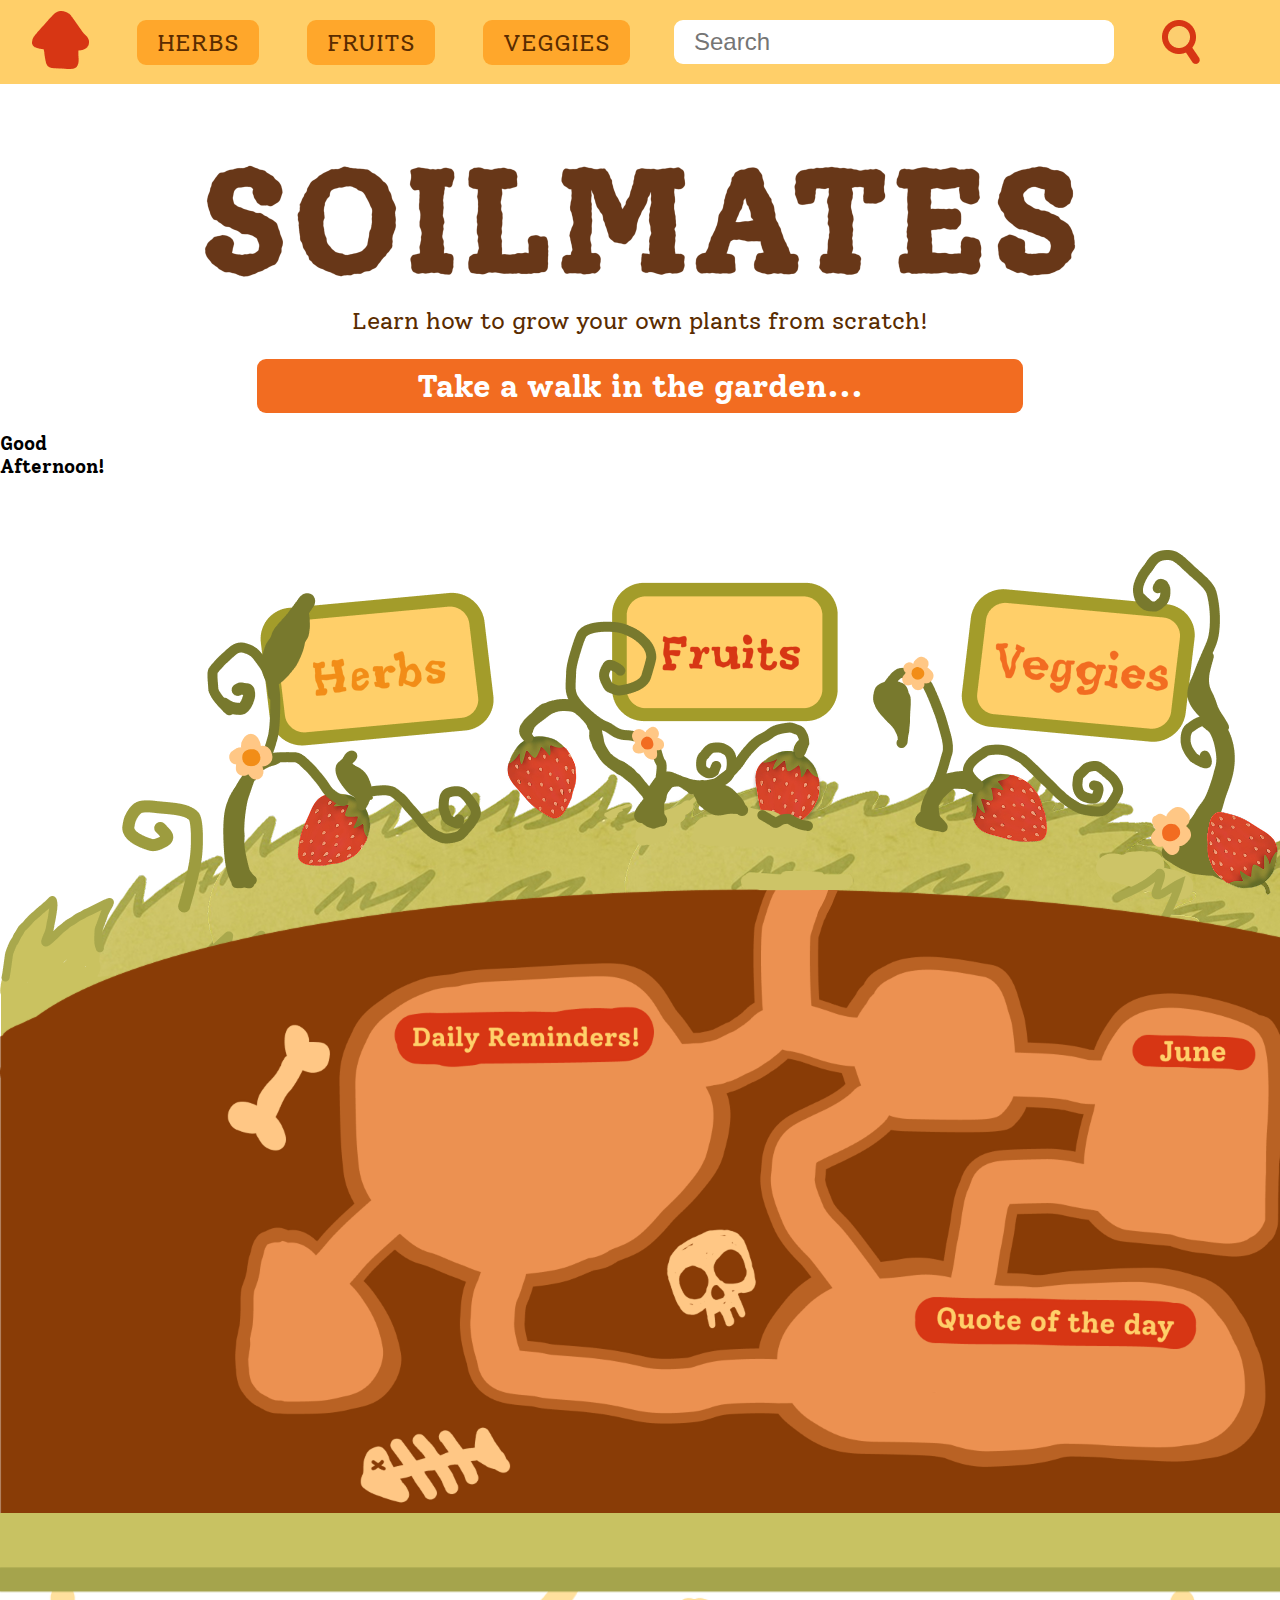
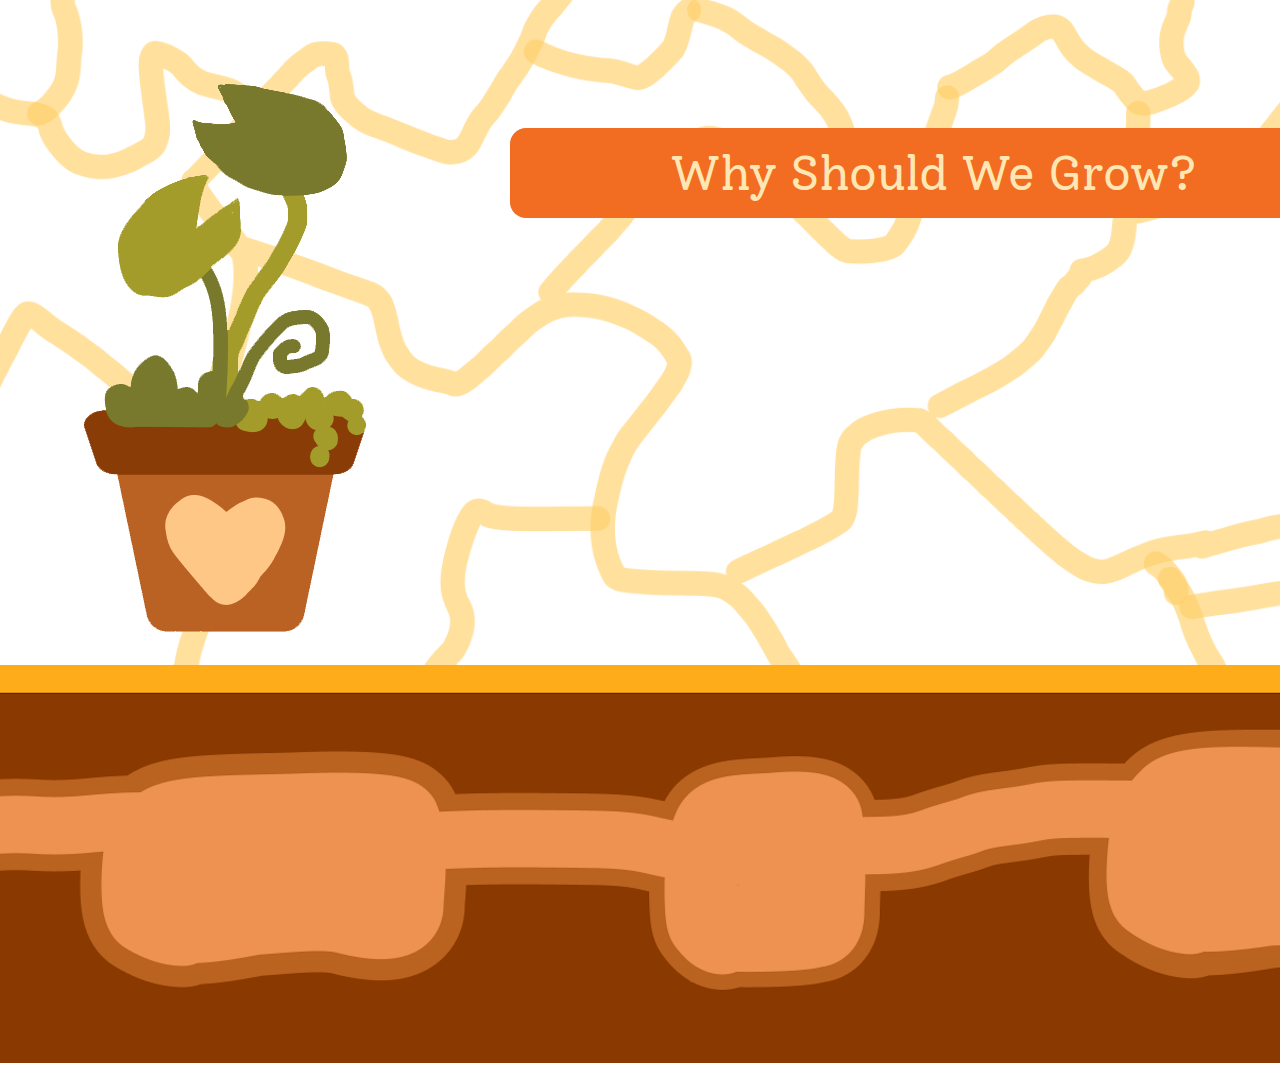
<file: index.html>
<!DOCTYPE html>
<html lang="en">
<head>
  <meta charset="UTF-8" />
  <meta name="viewport" content="width=device-width, initial-scale=1" />
  <title> Soilmates: Homepage</title>
  <link rel="stylesheet" href="styles.css" />
  <link rel="preconnect" href="https://fonts.googleapis.com">
  <link rel="preconnect" href="https://fonts.gstatic.com" crossorigin>
  <link href="https://fonts.googleapis.com/css2?family=Solway:wght@300;400;500;700;800&display=swap" rel="stylesheet">
</head>


<body>
  <!--Header section-->
  <header>
    <nav class="top-navbar">
    <div class="nav-left">
      <a href="index.html">
        <img src="home.png" alt="Home">
      </a>
      <a href="Herbs.html"><button class="nav-button">Herbs</button></a>
      <a href="Fruits.html"><button class="nav-button">Fruits</button></a>
      <a href="Veggies.html"><button class="nav-button">Veggies</button></a>
      
    </div>

    <div class="nav-search-bar">
      <input type="text" placeholder="Search ">
      <img src="Search symbol.png" alt="Search button">
      <i class="fa fa-search"></i>
    </div> 
  </nav>

    <div class="header-section"> 
      <img src="SOILMATES.png" alt="SOILMATES">
      <p>Learn how to grow your own plants from scratch!</p>
      <a href="garden.html"> 
        <button class="garden-button">Take a walk in the garden...</button>
      </a>
    </div>
  </header>

<div class="container">
  <div class="Strawberries">
    <img src="Strawberries.png" alt="Strawberries">
  </div>

  <div class="HERB-CARD">
    <a href="Herbs.html">Herbs is where this button will take you. This page has three different types of herbs</a>  
  </div>

  <div class="FRUIT-CARD">
    <a href="Fruits.html">Fruits is where this button will take you. This page has three different types of fruits</a>  
  </div>

  <div class="VEGGIE-CARD">
    <a href="Veggies.html">Veggies is where this button will take you. This page has three different types of veggies</a>  
  </div>

  <div class="Daily-message">
     <script src="message.js"></script>
  </div>

  <div class="UNDERGROUND">
  <img src="Group 2 (1).png" alt="Dirt/underground">  
  </div> 

</div>


<div class="container2">

  <div class="Reason">
    <img src="reason.png" alt="reason">
  </div>

  <div class="plant-pot">
    <img src="Plant Pot (1).png" alt="plant-pot">
  </div>
  <div class="Reason-text">
    <button class="Why">Why Should We Grow? </button>
  </div>
</div>

<div class="container3">
  <img src="footer.png" alt="footer-img">
</div>

</body>
</file>
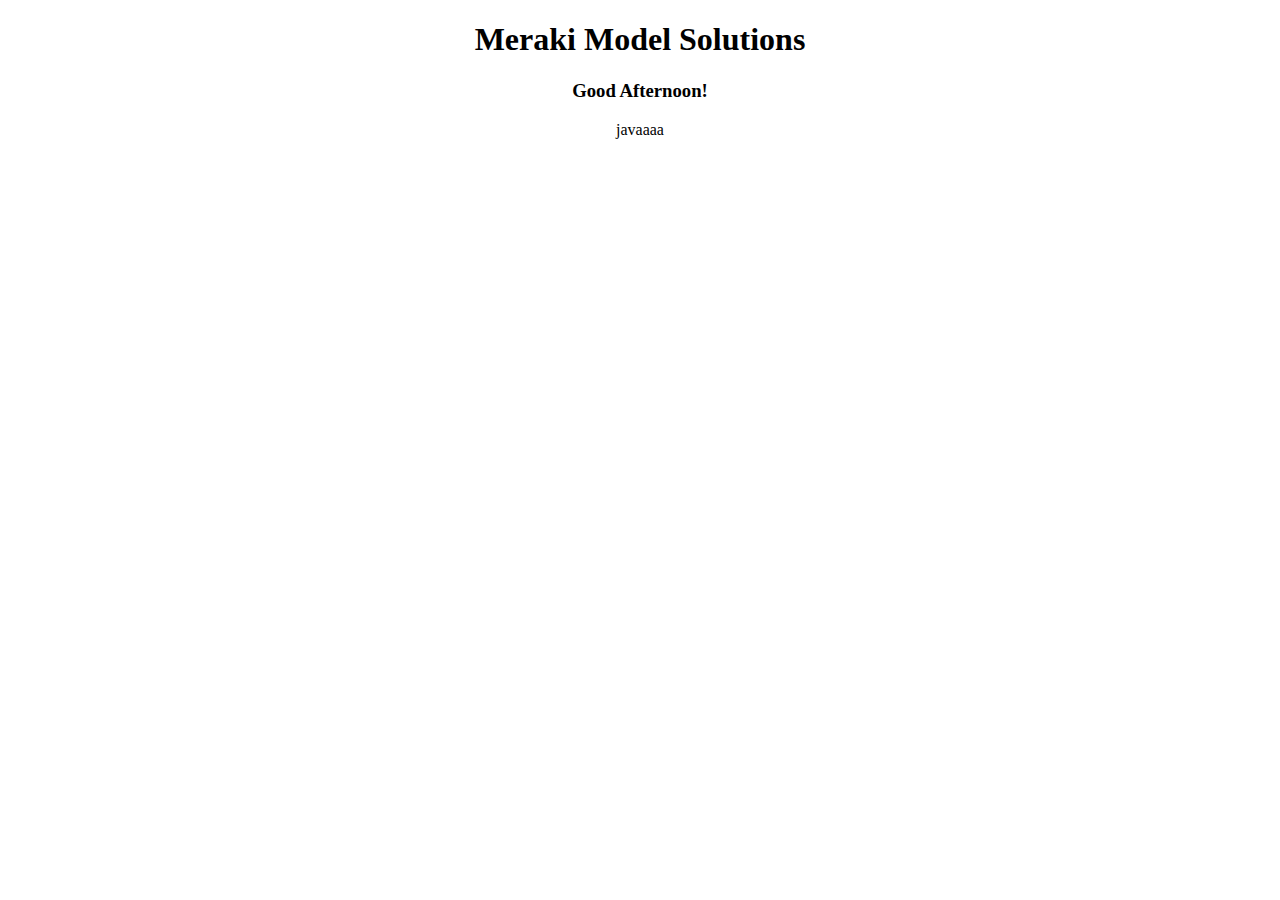
<file: Fruits.html>
<!DOCTYPE html>
<html lang="en">
<head>
    <meta charset="UTF-8">
    <meta name="viewport" content="width=device-width, initial-scale=1.0">
    <title>Document</title>
</head>
<body>
<center>
    <h1>Meraki Model Solutions</h1>
    <script src="message.js"></script>
    <p>javaaaa</p>
</center>
</body>
</html>
</file>
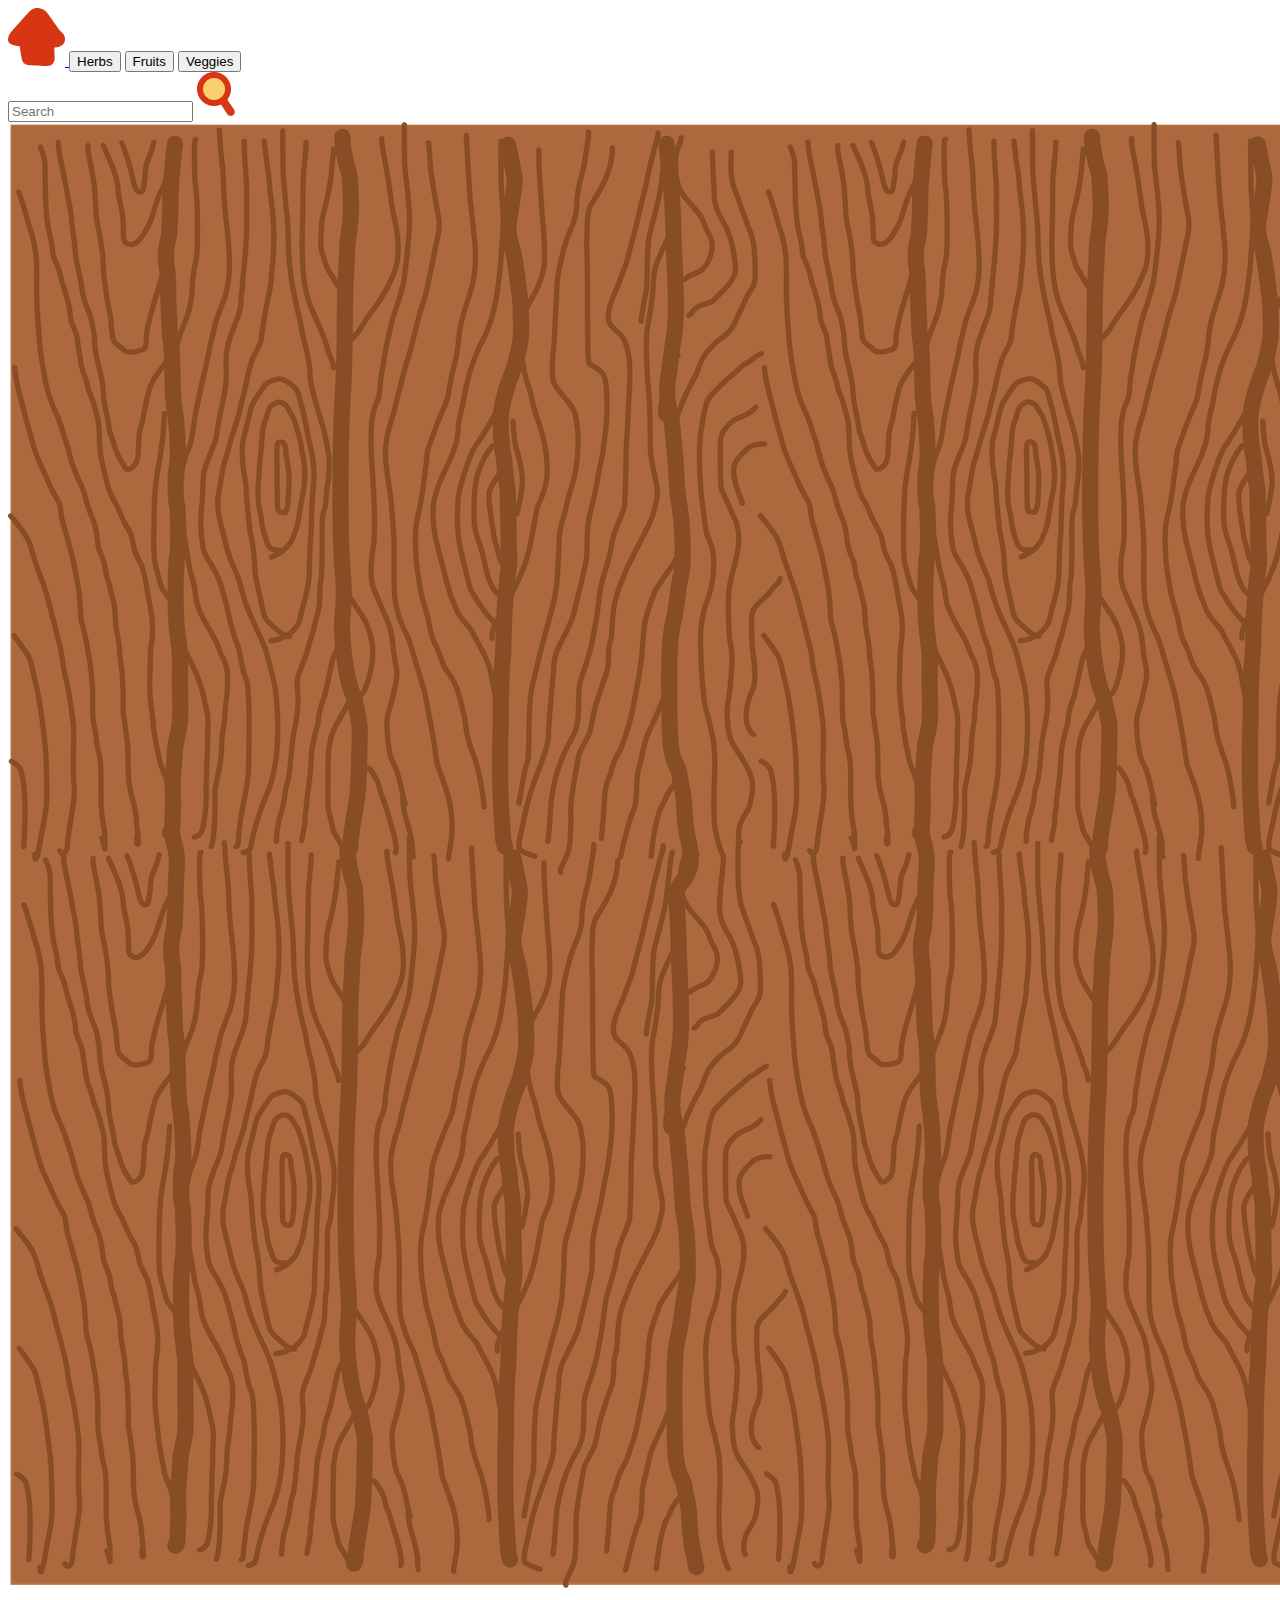
<file: Herbs.html>
<!DOCTYPE html>
<html lang="en">
<head>
    <meta charset="UTF-8">
    <meta name="viewport" content="width=device-width, initial-scale=1.0">
    <title>Document</title>
</head>
<body>
        <nav class="top-navbar">
    <div class="nav-left">
      <a href="index.html">
        <img src="home.png" alt="Home">
      </a>
      <a href="Herbs.html"><button class="nav-button">Herbs</button></a>
      <a href="Fruits.html"><button class="nav-button">Fruits</button></a>
      <a href="Veggies.html"><button class="nav-button">Veggies</button></a>
      
    </div>

    <div class="nav-search-bar">
      <input type="text" placeholder="Search ">
      <img src="Search symbol.png" alt="Search button">
      <i class="fa fa-search"></i>
    </div> 

    <div>
      <img src="WOOD.png" alt="Wood">
    </div>
    
  </nav>
</body>
</html>
</file>
<file: styles.css>
body {
    margin: 0;
    font-family: 'Solway', serif;
    background-color: #ffffff;
    align-items: center;
  }

nav {
    display: flex;
    align-items: center;
    justify-content:space-between;
    background-color: #FFCF69;
    padding: 0.7rem 2rem;
  }


.nav-left,
.nav-search-bar {
    display: flex;
    align-items: center;
    gap: 3rem;
  }

.nav-search-bar {
  padding-left: 1rem;
}



.nav-button {
    background-color: #FFA72B;
    border: none;
    padding: 0.5rem 1.25rem;
    border-radius: 9px;
    font-size: 1.5rem;
    cursor: pointer;
    color: #5a2c00;
    text-transform: uppercase;
  }
  
  .nav-button:hover {
    background-color: #f7882d;
  }

.nav-search-bar input{
  background-color: rgb(255, 255, 255);
  width: 25rem;
  font-size: 1.5rem;
  padding: 0.5rem 1.25rem;
  border-radius: 9px;
  border: none;
  
}
  
button {
    font-family: inherit;
  }

p{
  color: #5a2c00;
  font-size: 1.5rem;
}

.garden-button{
  background-color: #F26C21;
  border: none;
  padding: 0.5rem 10rem;
  border-radius: 9px;
  cursor: pointer;
  color: white;
  font-size: 2rem;
  font-weight: bold;
} 

.garden-button:hover {
  background-color: #c54618;

}


.header-section {
  padding-top: 5rem;
  flex-direction:column;
  text-align: center;
  }

.container {
    width: 1530px;
    height: 1100px;
    display: grid;
    grid-template-columns: repeat(21);
    grid-template-rows: repeat(21);
    margin: 0;
    grid-auto-columns: 1fr;
    grid-auto-rows: 1fr;
    image-rendering: -moz-crisp-edges;
}


.container > * {
  flex: 1; 
}

.Strawberries {
  grid-row: 3 / 12;
  grid-column: 1 / 21;
}

.UNDERGROUND {
  grid-row: 9 / 21;
  grid-column: 1 / 21;
}


.container2 {
  width: 1530px;
  height: 752px;
  display: grid;
  grid-template-columns: repeat(8);
  grid-template-rows: repeat(7);
  grid-auto-columns: 1fr;
  grid-auto-rows: 1fr;
  margin: 0;
}

.container2 > * {
  flex: 1; 
}

.Reason {
  grid-row-start: 1;
  grid-row-end: 4;
  grid-column: 1 / 7;
}

.plant-pot {
  grid-row: 2 / 6;
  grid-column: 1 / 3;
  padding-left: 5rem;
}

.title {
  grid-row: 3 / 5;
  grid-column: 4 / 5;
}


.HERB-CARD {
  grid-row: 4 / 6;
  grid-column: 5 / 7;
  font-size: 1rem;
  padding-top: 1rem;
  opacity: 0%;

}


.FRUIT-CARD {
  grid-row: 4 / 6;
  grid-column: 9 / 12;
  font-size: 3rem;
  padding-top: 1rem;
  opacity: 0%;
  cursor: pointer;
}

.VEGGIE-CARD {
  grid-row: 4 / 6;
  grid-column: 14 / 16;
  font-size: 3rem;
  padding-top: 1rem;
  opacity: 0%;
  cursor: pointer;
}


.Why {
  background-color: #F26C21;
  border: none;
  padding: 1rem 10rem;
  border-radius: 1rem;    
  color: rgb(255, 231, 180);
  font-size: 3rem;
  margin-top: 4rem;
}

.Reason-text {
  grid-row: 2 / 4;
  grid-column: 3 / 7;
}
</file>
